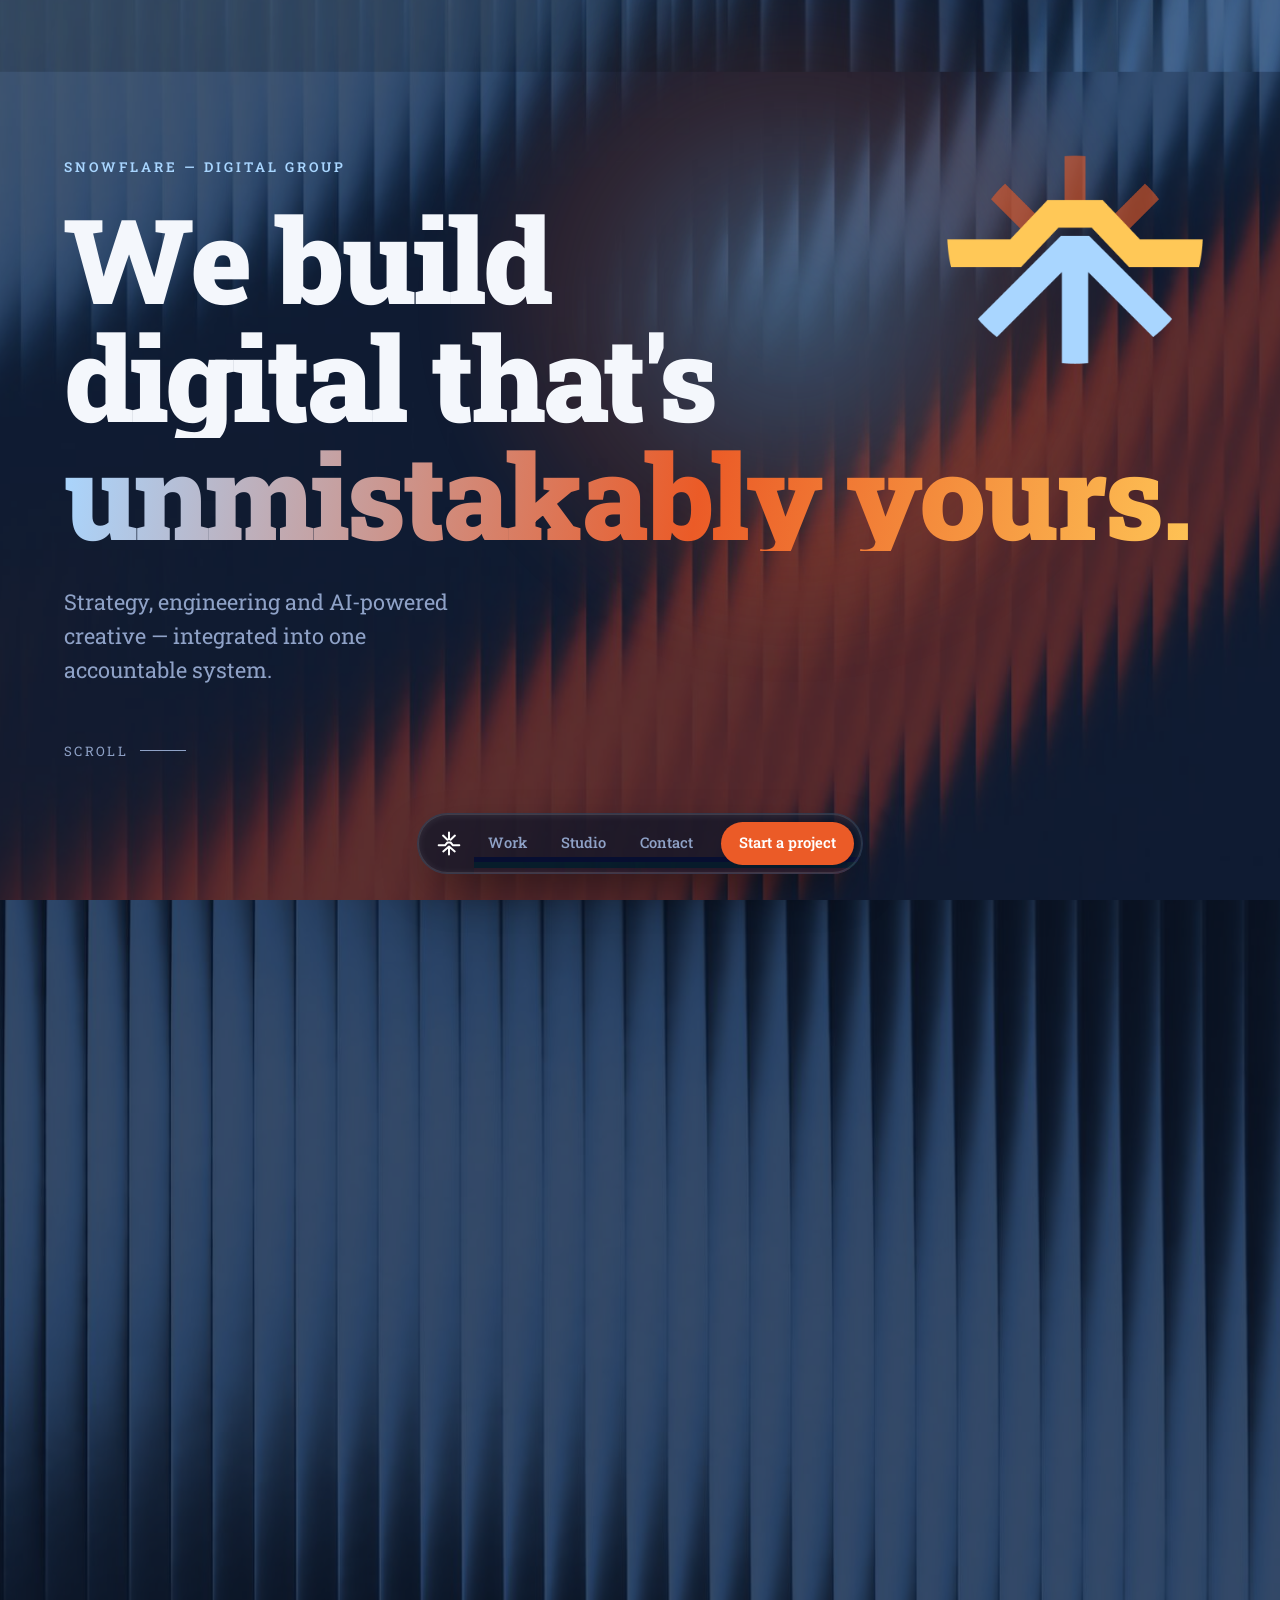
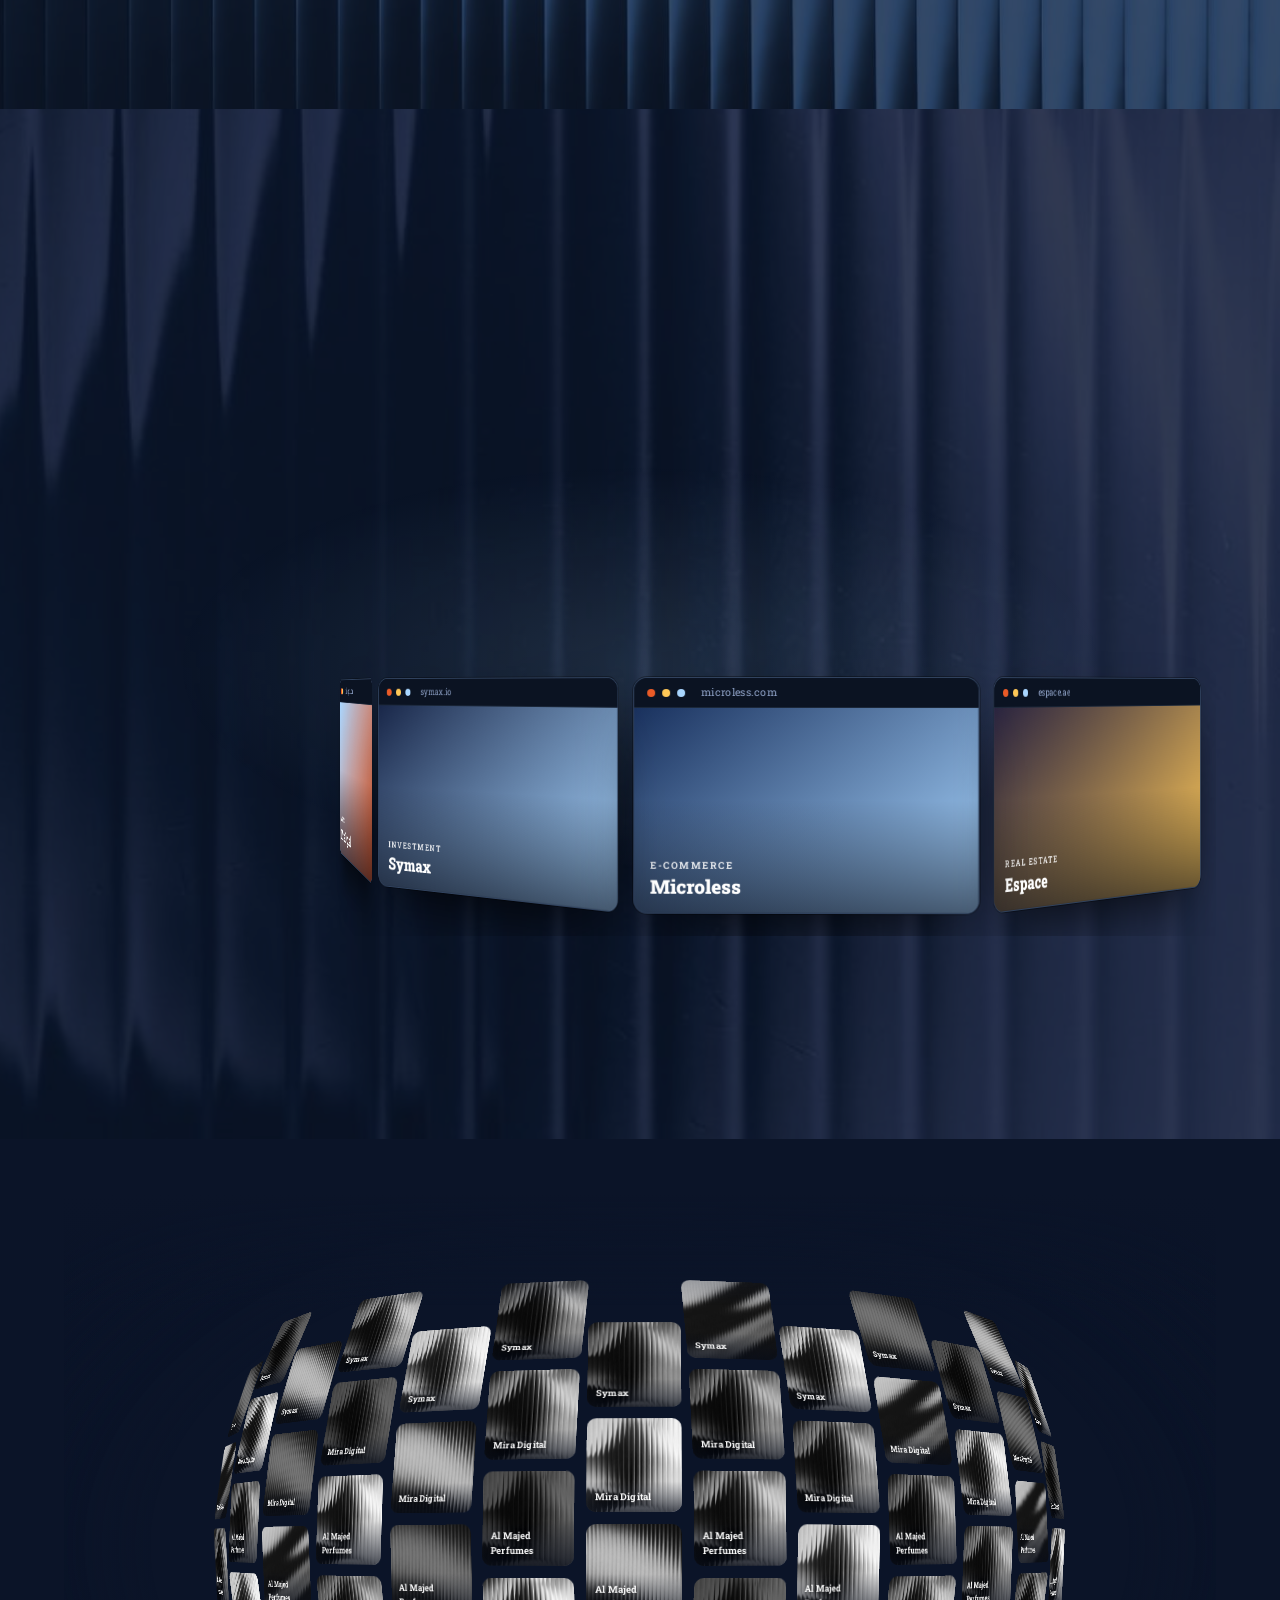
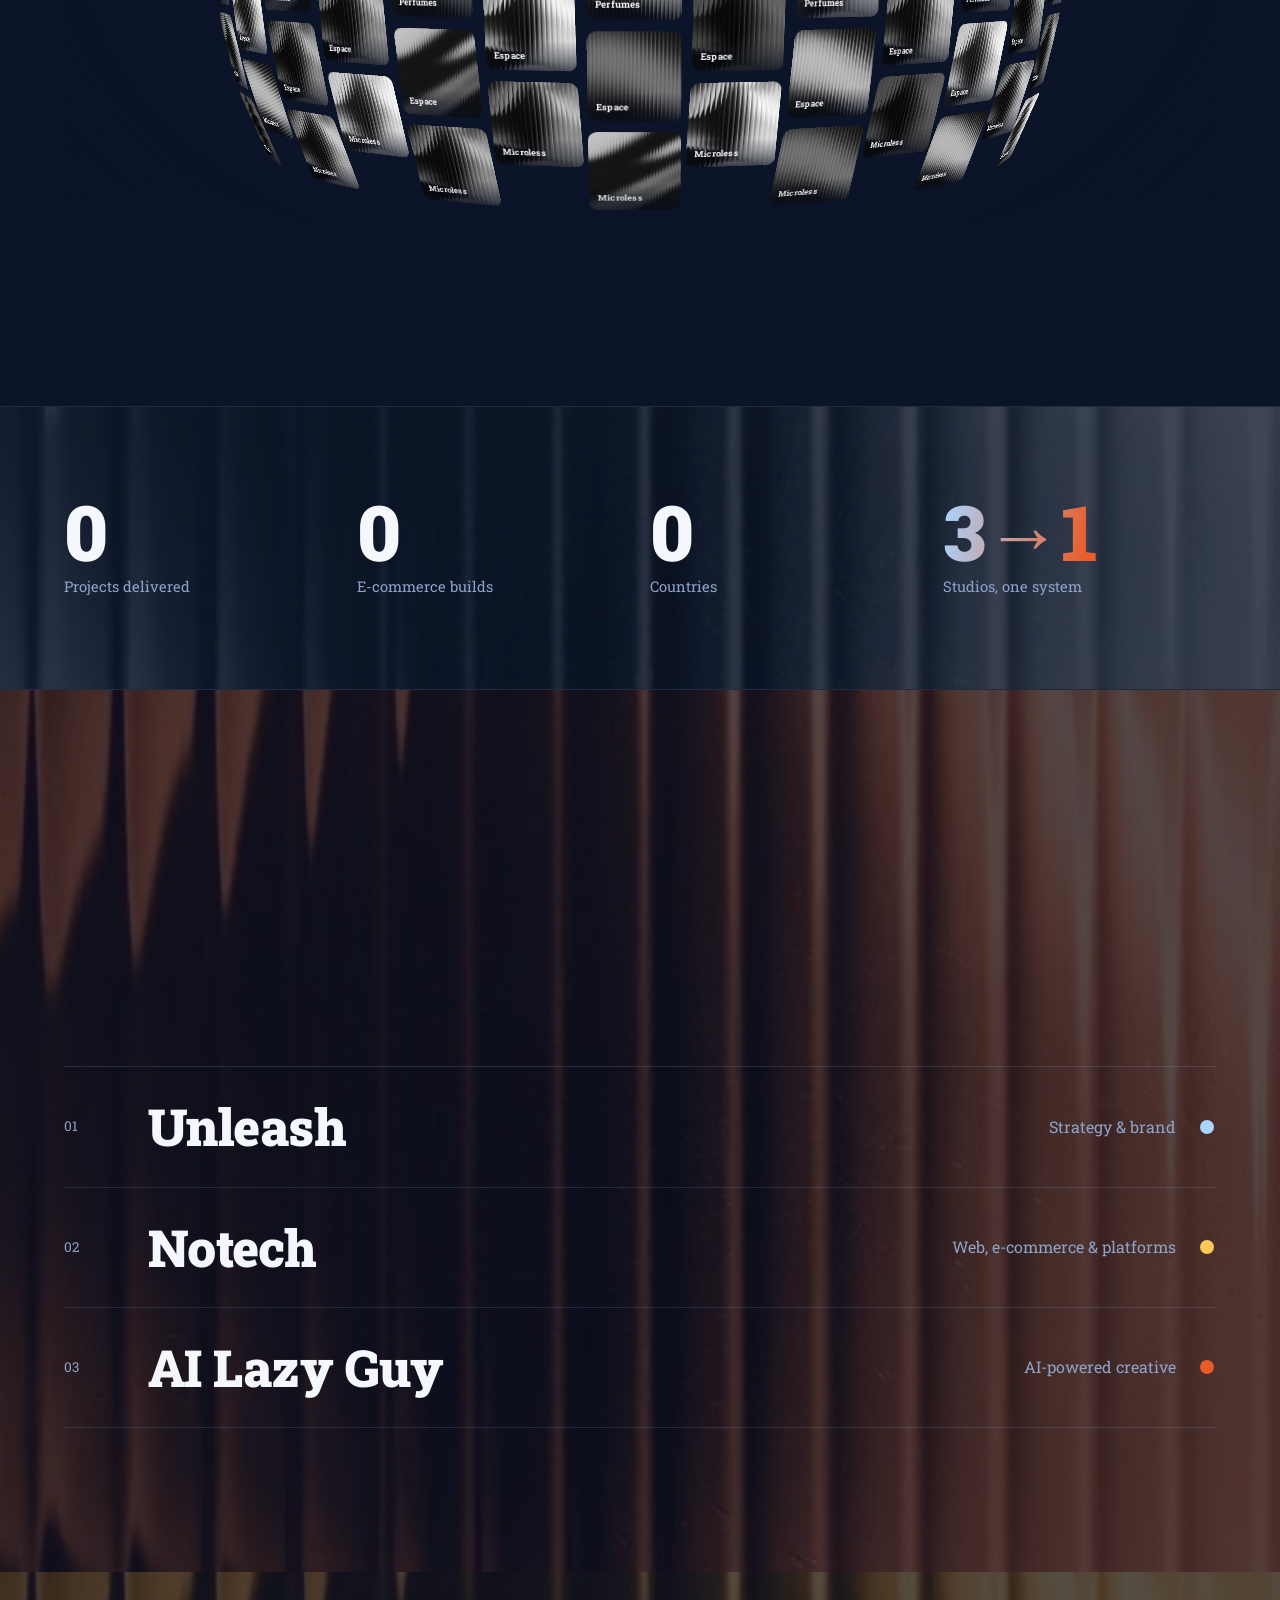
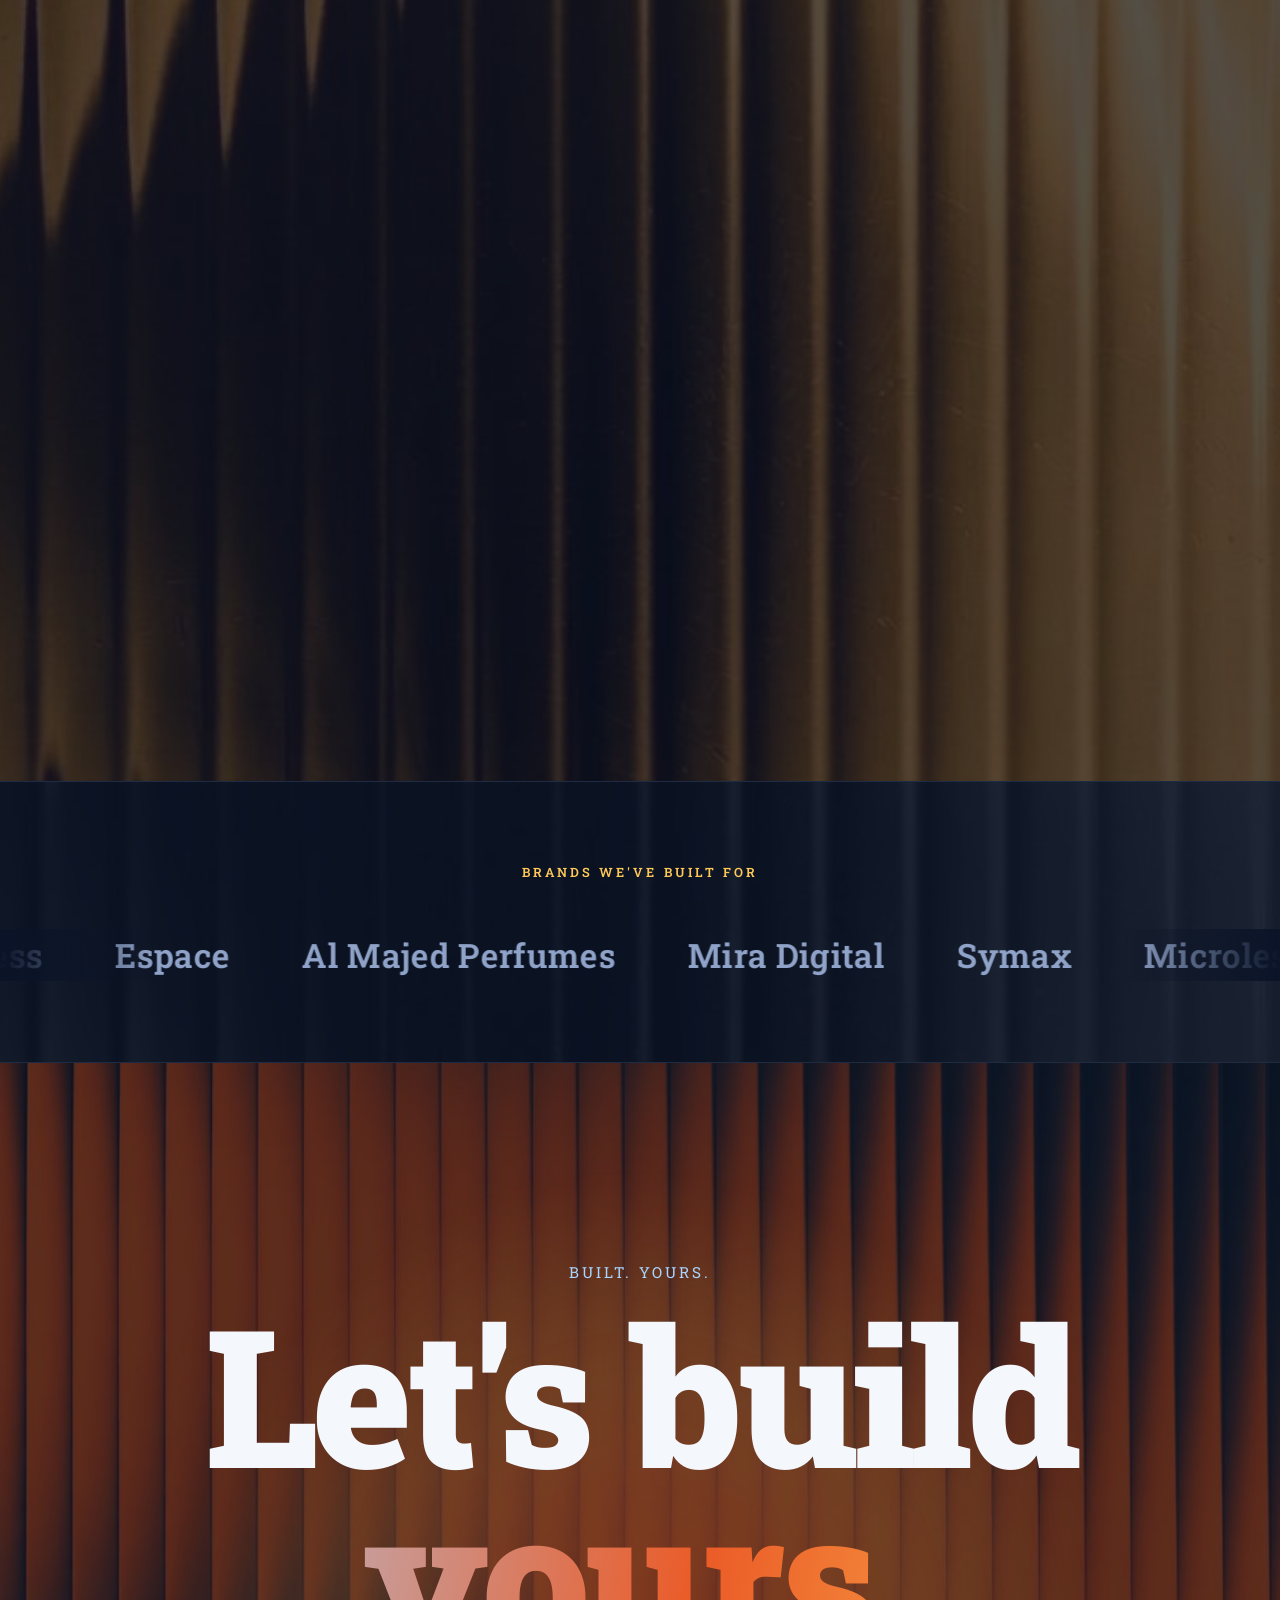
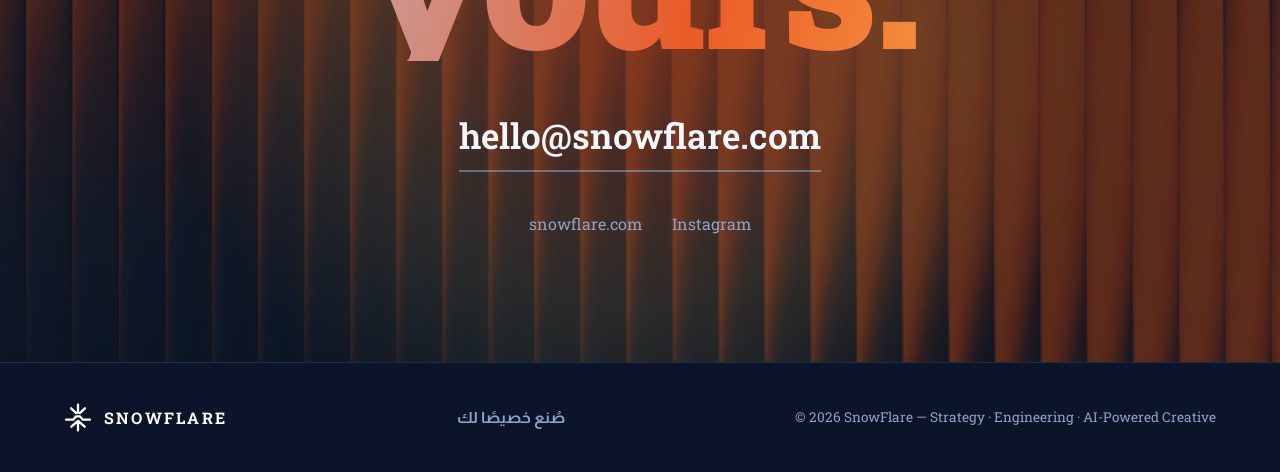
<file: index.html>
<!DOCTYPE html>
<html lang="en">
<head>
  <meta charset="UTF-8" />
  <meta name="viewport" content="width=device-width, initial-scale=1.0" />
  <title>SnowFlare — Built. Yours.</title>
  <meta name="description" content="SnowFlare is a digital group uniting strategy, engineering and AI-powered creative into one accountable system. We build digital that's yours." />
  <meta name="theme-color" content="#0B1428" />
  <meta property="og:title" content="SnowFlare — Built. Yours." />
  <meta property="og:description" content="A digital group: strategy, engineering and AI-powered creative, integrated." />
  <meta property="og:image" content="assets/img/logo/icon-colored.png" />
  <link rel="icon" type="image/png" href="assets/img/logo/icon-colored.png" />
  <link rel="stylesheet" href="assets/css/styles.css" />
  <script>document.documentElement.classList.add('js');</script>
</head>
<body>

<!-- ===== SVG sprite ===== -->
<svg width="0" height="0" class="sprite" aria-hidden="true" focusable="false">
  <symbol id="nexus" viewBox="0 0 240 252">
    <g fill="none" stroke="currentColor" stroke-width="20" stroke-linecap="round" stroke-linejoin="round">
      <path d="M120 156 V238 M62 206 L120 156 L178 206"/>
      <path d="M16 144 L80 144 L104 116 L136 116 L160 144 L224 144"/>
      <path d="M120 14 V84 M60 46 L104 88 M180 46 L136 88"/>
    </g>
  </symbol>
  <symbol id="arrow-ur" viewBox="0 0 24 24"><path fill="none" stroke="currentColor" stroke-width="2" stroke-linecap="round" stroke-linejoin="round" d="M7 17 17 7M8 7h9v9"/></symbol>
  <!-- Wind: animated turbulence + displacement makes the pleated bg billow like fabric -->
  <filter id="wind" x="-12%" y="-12%" width="124%" height="124%" color-interpolation-filters="sRGB">
    <feTurbulence type="fractalNoise" baseFrequency="0.010 0.018" numOctaves="2" seed="7" result="n"/>
    <feDisplacementMap in="SourceGraphic" in2="n" scale="8" xChannelSelector="R" yChannelSelector="G"/>
  </filter>
</svg>

<!-- ===== Custom cursor ===== -->
<div class="cursor" id="cursor" aria-hidden="true"><span class="cursor__label"></span></div>

<!-- ===== Preloader ===== -->
<div class="preloader" id="preloader" aria-hidden="true">
  <div class="preloader__wind" aria-hidden="true"></div>
  <div class="preloader__inner">
    <img class="preloader__mark" src="assets/img/logo/icon-colored.png" alt="SnowFlare" />
    <div class="preloader__word"><span>S</span><span>N</span><span>O</span><span>W</span><span>F</span><span>L</span><span>A</span><span>R</span><span>E</span></div>
  </div>
  <div class="preloader__count"><span id="count">0</span><i>%</i></div>
</div>

<!-- ===== Floating pill nav ===== -->
<header class="pill" id="pill" data-glass data-radius="999" data-distortion="-110" data-blur="9" data-displace="0.5" data-saturation="1.6" data-brightness="58">
  <a class="pill__brand" href="#top" aria-label="SnowFlare home">
    <svg viewBox="0 0 240 252" aria-hidden="true"><use href="#nexus"/></svg>
  </a>
  <nav class="pill__nav" aria-label="Primary">
    <a href="#work" class="is-active">Work</a>
    <a href="#studio">Studio</a>
    <a href="#contact">Contact</a>
  </nav>
  <a class="pill__cta" href="#contact" data-cursor="hover">Start<span> a project</span></a>
</header>

<!-- ===== Smooth-scroll wrapper ===== -->
<div id="scroll">
<main>

  <!-- ===== HERO ===== -->
  <section class="hero" id="top">
    <div class="hero__bg" aria-hidden="true"></div>
    <div class="hero__glow" aria-hidden="true"></div>
    <div class="hero__logo" aria-hidden="true">
      <img class="nx nx--flare"  src="assets/img/logo/nx-flare.png"  alt="" />
      <img class="nx nx--bridge" src="assets/img/logo/nx-bridge.png" alt="" />
      <img class="nx nx--arrow"  src="assets/img/logo/nx-arrow.png"  alt="" />
    </div>

    <p class="hero__kicker reveal-fade">SnowFlare — Digital Group</p>
    <h1 class="hero__title">
      <span class="line"><span class="line__in">We build</span></span>
      <span class="line"><span class="line__in">digital that's</span></span>
      <span class="line"><span class="line__in line__grad">unmistakably yours.</span></span>
    </h1>
    <p class="hero__sub reveal-fade">Strategy, engineering and AI-powered creative — integrated into one accountable system.</p>
    <a class="hero__scroll reveal-fade" href="#intro" aria-label="Scroll"><span>Scroll</span><i></i></a>
  </section>

  <!-- ===== APPROACH STATEMENT ===== -->
  <section class="statement" id="intro">
    <p class="statement__eyebrow reveal-fade">(Our approach)</p>
    <h2 class="statement__big">
      <span class="line"><span class="line__in">We partner with ambitious</span></span>
      <span class="line"><span class="line__in">brands and build the digital</span></span>
      <span class="line"><span class="line__in">products that <em>move them forward.</em></span></span>
    </h2>
  </section>

  <!-- ===== FEATURED WORK (bento) ===== -->
  <section class="work" id="work">
    <div class="work__head">
      <p class="kick reveal-fade">Selected work</p>
      <h2 class="work__title reveal-fade">Built for real businesses.</h2>
      <a class="work__lib reveal-fade" href="library.html" data-cursor="hover">Explore the full library <svg viewBox="0 0 24 24" aria-hidden="true"><use href="#arrow-ur"/></svg></a>
    </div>

    <div class="gallery3d" data-cursor="hover" aria-label="Project showcase — drag to spin">
      <div class="gallery3d__cylinder">
        <div class="gallery3d__face"><div class="site-card"><div class="site-card__bar"><span></span><span></span><span></span><i class="site-card__url">microless.com</i></div><div class="site-card__screen" style="--g:linear-gradient(140deg,#19315e,#A9D6FF)"><span class="site-card__cat">E-commerce</span><span class="site-card__name">Microless</span></div></div></div>
        <div class="gallery3d__face"><div class="site-card"><div class="site-card__bar"><span></span><span></span><span></span><i class="site-card__url">espace.ae</i></div><div class="site-card__screen" style="--g:linear-gradient(140deg,#2a2440,#FFC857)"><span class="site-card__cat">Real Estate</span><span class="site-card__name">Espace</span></div></div></div>
        <div class="gallery3d__face"><div class="site-card"><div class="site-card__bar"><span></span><span></span><span></span><i class="site-card__url">almajedperfumes.com</i></div><div class="site-card__screen" style="--g:linear-gradient(140deg,#EB5B27,#FFC857)"><span class="site-card__cat">Luxury Retail</span><span class="site-card__name">Al Majed Perfumes</span></div></div></div>
        <div class="gallery3d__face"><div class="site-card"><div class="site-card__bar"><span></span><span></span><span></span><i class="site-card__url">miradigital.com</i></div><div class="site-card__screen" style="--g:linear-gradient(140deg,#A9D6FF,#EB5B27)"><span class="site-card__cat">Agency</span><span class="site-card__name">Mira Digital</span></div></div></div>
        <div class="gallery3d__face"><div class="site-card"><div class="site-card__bar"><span></span><span></span><span></span><i class="site-card__url">symax.io</i></div><div class="site-card__screen" style="--g:linear-gradient(140deg,#192749,#A9D6FF)"><span class="site-card__cat">Investment</span><span class="site-card__name">Symax</span></div></div></div>
        <div class="gallery3d__face"><div class="site-card"><div class="site-card__bar"><span></span><span></span><span></span><i class="site-card__url">microless.com</i></div><div class="site-card__screen" style="--g:linear-gradient(140deg,#19315e,#A9D6FF)"><span class="site-card__cat">E-commerce</span><span class="site-card__name">Microless</span></div></div></div>
        <div class="gallery3d__face"><div class="site-card"><div class="site-card__bar"><span></span><span></span><span></span><i class="site-card__url">espace.ae</i></div><div class="site-card__screen" style="--g:linear-gradient(140deg,#2a2440,#FFC857)"><span class="site-card__cat">Real Estate</span><span class="site-card__name">Espace</span></div></div></div>
        <div class="gallery3d__face"><div class="site-card"><div class="site-card__bar"><span></span><span></span><span></span><i class="site-card__url">almajedperfumes.com</i></div><div class="site-card__screen" style="--g:linear-gradient(140deg,#EB5B27,#FFC857)"><span class="site-card__cat">Luxury Retail</span><span class="site-card__name">Al Majed Perfumes</span></div></div></div>
        <div class="gallery3d__face"><div class="site-card"><div class="site-card__bar"><span></span><span></span><span></span><i class="site-card__url">miradigital.com</i></div><div class="site-card__screen" style="--g:linear-gradient(140deg,#A9D6FF,#EB5B27)"><span class="site-card__cat">Agency</span><span class="site-card__name">Mira Digital</span></div></div></div>
        <div class="gallery3d__face"><div class="site-card"><div class="site-card__bar"><span></span><span></span><span></span><i class="site-card__url">symax.io</i></div><div class="site-card__screen" style="--g:linear-gradient(140deg,#192749,#A9D6FF)"><span class="site-card__cat">Investment</span><span class="site-card__name">Symax</span></div></div></div>
      </div>
    </div>
    <p class="gallery3d__hint reveal-fade"><span>Drag to spin</span> · 41 projects across Egypt · UAE · UK · Bulgaria</p>
  </section>

  <!-- ===== DOME GALLERY — draggable 3D sphere of projects ===== -->
  <section class="dome-sec" aria-label="Project sphere — drag to rotate">
    <p class="kick reveal-fade" style="text-align:center">Our work, in orbit</p>
    <div class="sphere-root">
      <main class="sphere-main">
        <div class="stage"><div class="sphere"></div></div>
        <div class="overlay"></div>
        <div class="overlay overlay--blur"></div>
        <div class="edge-fade edge-fade--top"></div>
        <div class="edge-fade edge-fade--bottom"></div>
      </main>
    </div>
    <p class="dome__hint reveal-fade"><span>Drag to rotate</span> · 41 projects across Egypt · UAE · UK · Bulgaria</p>
  </section>

  <!-- ===== STATS ===== -->
  <section class="stats">
    <div class="stat"><span class="stat__n" data-count="41">0</span><span class="stat__l">Projects delivered</span></div>
    <div class="stat"><span class="stat__n" data-count="28">0</span><span class="stat__l">E-commerce builds</span></div>
    <div class="stat"><span class="stat__n" data-count="4">0</span><span class="stat__l">Countries</span></div>
    <div class="stat"><span class="stat__n stat__n--w">3→1</span><span class="stat__l">Studios, one system</span></div>
  </section>

  <!-- ===== STUDIO / SERVICES ===== -->
  <section class="studio" id="studio">
    <p class="kick reveal-fade">The studio</p>
    <h2 class="studio__title reveal-fade">Three disciplines.<br/>One system.</h2>
    <ul class="disc">
      <li class="disc__row" data-cursor="hover">
        <span class="disc__i">01</span>
        <span class="disc__name" data-label="Strategy">Unleash</span>
        <span class="disc__role">Strategy &amp; brand</span>
        <span class="disc__dot disc__dot--ice"></span>
      </li>
      <li class="disc__row" data-cursor="hover">
        <span class="disc__i">02</span>
        <span class="disc__name" data-label="Engineering">Notech</span>
        <span class="disc__role">Web, e-commerce &amp; platforms</span>
        <span class="disc__dot disc__dot--gold"></span>
      </li>
      <li class="disc__row" data-cursor="hover">
        <span class="disc__i">03</span>
        <span class="disc__name" data-label="Creative">AI Lazy Guy</span>
        <span class="disc__role">AI-powered creative</span>
        <span class="disc__dot disc__dot--orange"></span>
      </li>
    </ul>
  </section>

  <!-- ===== MISSION STATEMENT ===== -->
  <section class="statement statement--alt">
    <p class="statement__eyebrow reveal-fade">(Our mission)</p>
    <h2 class="statement__big">
      <span class="line"><span class="line__in">We help exceptional clients</span></span>
      <span class="line"><span class="line__in">scale with confidence — and we</span></span>
      <span class="line"><span class="line__in"><em>stay accountable</em> for the outcome.</span></span>
    </h2>
  </section>

  <!-- ===== CLIENTS — LogoLoop ===== -->
  <section class="clients" aria-label="Brands we have worked with">
    <p class="clients__kick reveal-fade">Brands we've built for</p>
    <div class="logoloop logoloop--fade" data-speed="55" data-hoverspeed="0" data-direction="left" style="--logoloop-fadeColor:#0B1428">
      <div class="logoloop__track">
        <ul class="logoloop__list" role="list">
          <li class="logoloop__item"><span class="brand">Microless</span></li>
          <li class="logoloop__item"><span class="brand">Espace</span></li>
          <li class="logoloop__item"><span class="brand">Al Majed Perfumes</span></li>
          <li class="logoloop__item"><span class="brand">Mira Digital</span></li>
          <li class="logoloop__item"><span class="brand">Symax</span></li>
        </ul>
      </div>
    </div>
  </section>

  <!-- ===== CTA ===== -->
  <section class="end" id="contact">
    <div class="end__glow" aria-hidden="true"></div>
    <p class="end__eyebrow reveal-fade">Built. Yours.</p>
    <h2 class="end__title">
      <span class="line"><span class="line__in">Let's build</span></span>
      <span class="line"><span class="line__in line__grad">yours.</span></span>
    </h2>
    <a class="end__mail" href="mailto:hello@snowflare.com" data-cursor="hover">hello@snowflare.com</a>
    <div class="end__links reveal-fade">
      <a href="https://snowflare.com" target="_blank" rel="noopener" data-cursor="hover">snowflare.com</a>
      <a href="https://instagram.com/snowflare" target="_blank" rel="noopener" data-cursor="hover">Instagram</a>
    </div>
  </section>

  <!-- ===== FOOTER ===== -->
  <footer class="foot">
    <div class="foot__brand">
      <svg viewBox="0 0 240 252" aria-hidden="true"><use href="#nexus"/></svg>
      <span>SNOWFLARE</span>
    </div>
    <p class="foot__tag" lang="ar" dir="rtl">صُنع خصيصًا لك</p>
    <p class="foot__meta">© 2026 SnowFlare — Strategy · Engineering · AI-Powered Creative</p>
  </footer>

</main>
</div>

<script src="assets/js/vendor/gsap.min.js"></script>
<script src="assets/js/vendor/ScrollTrigger.min.js"></script>
<script src="assets/js/main.js"></script>
<script src="assets/js/logoloop.js"></script>
<script src="assets/js/glass.js"></script>
<script src="assets/js/gallery3d.js"></script>
<script src="assets/js/dome.js"></script>
</body>
</html>
</file>
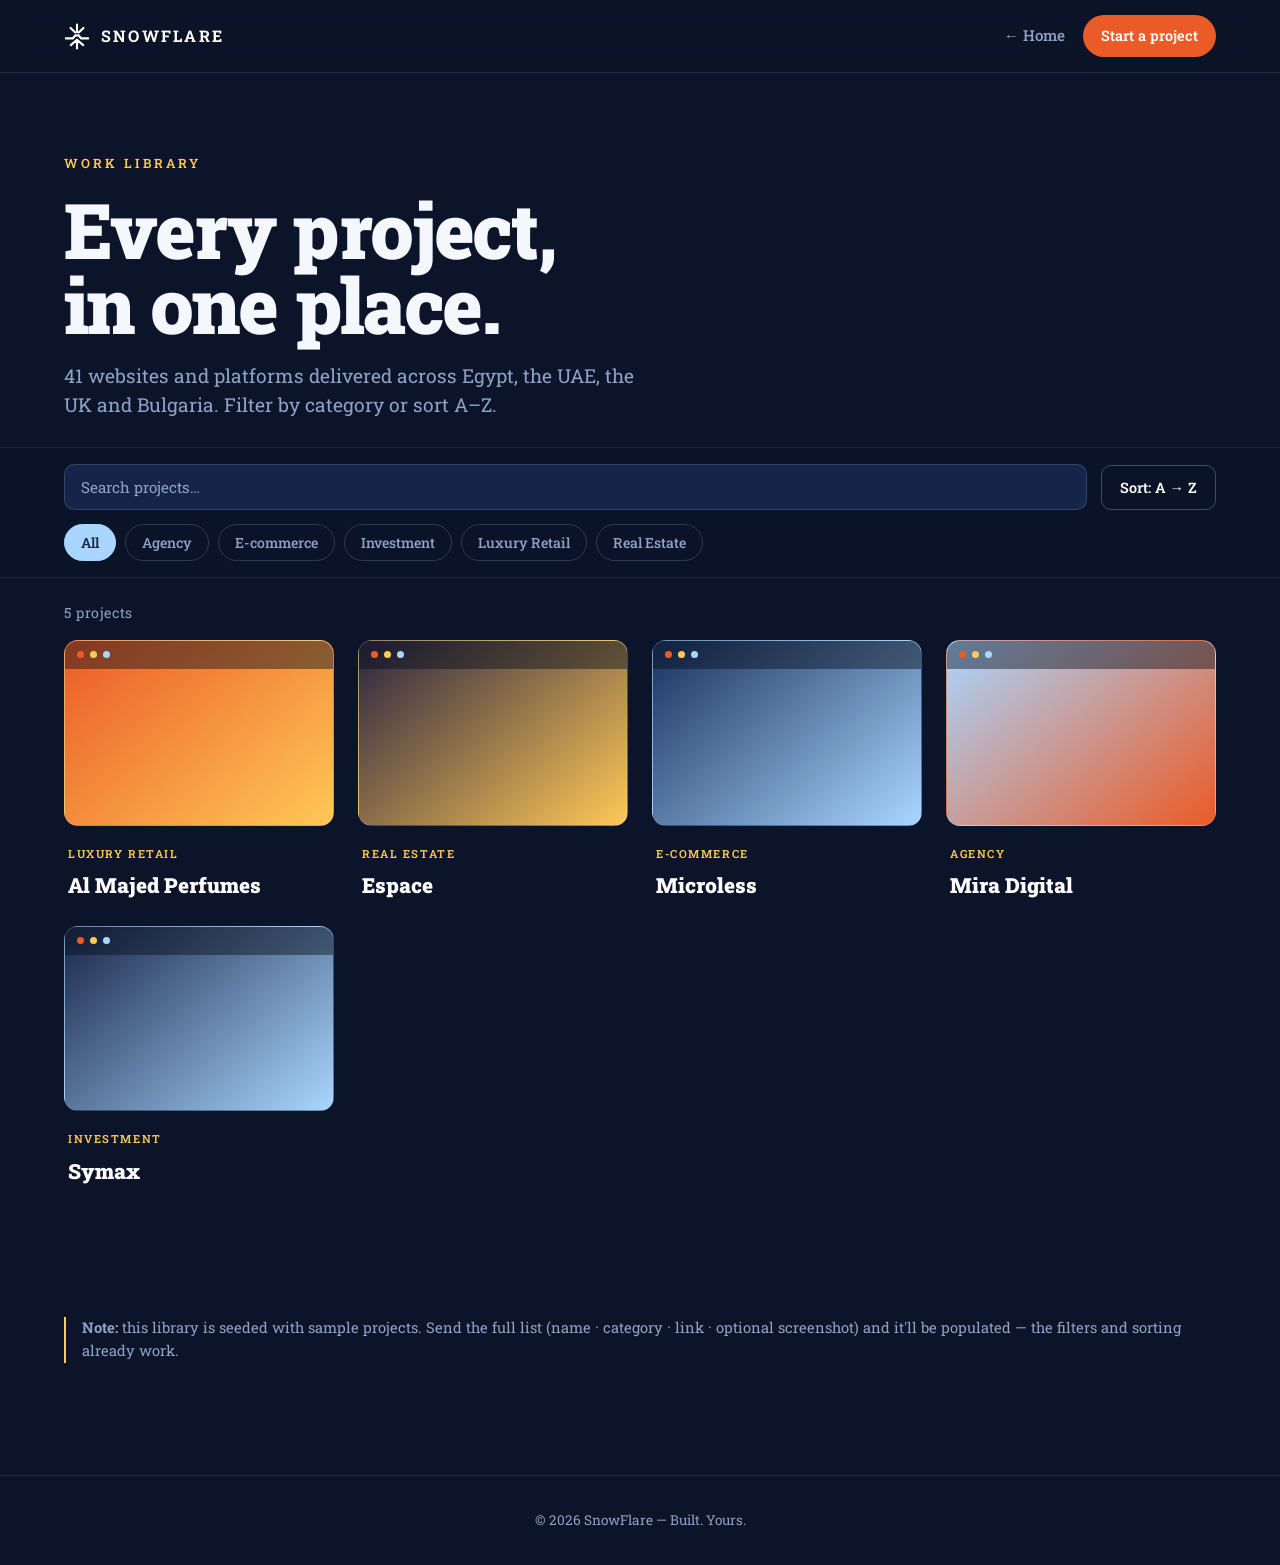
<file: library.html>
<!DOCTYPE html>
<html lang="en">
<head>
  <meta charset="UTF-8" />
  <meta name="viewport" content="width=device-width, initial-scale=1.0" />
  <title>Work Library — SnowFlare</title>
  <meta name="description" content="Every project SnowFlare has built — filter by category, sort A–Z." />
  <link rel="icon" type="image/png" href="assets/img/logo/icon-colored.png" />
  <link rel="stylesheet" href="assets/css/styles.css" />
  <style>
    body{background:var(--navy-deep)}
    .lib-top{position:sticky;top:0;z-index:50;display:flex;align-items:center;justify-content:space-between;gap:20px;padding:15px var(--pad);background:rgba(11,20,40,.82);backdrop-filter:blur(14px);border-bottom:1px solid rgba(169,214,255,.14)}
    .lib-brand{display:flex;align-items:center;gap:11px;color:#fff}
    .lib-brand svg{width:26px;height:27px;color:#fff}
    .lib-brand span{font-weight:700;letter-spacing:.14em;font-size:1rem}
    .lib-top__right{display:flex;align-items:center;gap:18px}
    .lib-home{color:var(--mut);font-weight:500;font-size:.95rem}
    .lib-home:hover{color:#fff}
    .lib-start{padding:10px 18px;border-radius:999px;background:var(--orange);color:#fff;font-weight:600;font-size:.9rem;transition:background .25s,transform .25s}
    .lib-start:hover{background:var(--gold);color:var(--navy);transform:translateY(-2px)}
    .lib-header{padding:7vh var(--pad) 3vh;max-width:var(--maxw);margin:0 auto}
    .lib-header .kick{color:var(--gold);font-size:.8rem;font-weight:600;letter-spacing:.24em;text-transform:uppercase;margin-bottom:18px}
    .lib-header h1{font-weight:900;font-size:clamp(2.4rem,6.5vw,4.8rem);letter-spacing:-.025em;line-height:.98}
    .lib-header p{color:var(--mut);margin-top:18px;font-size:clamp(1rem,1.6vw,1.2rem);max-width:54ch}
    .lib-toolbar{position:sticky;top:57px;z-index:40;background:rgba(11,20,40,.78);backdrop-filter:blur(12px);border-block:1px solid rgba(169,214,255,.1);padding:16px 0}
    .lib-toolbar__in{max-width:var(--maxw);margin:0 auto;padding:0 var(--pad)}
    .lib-toolbar__row{display:flex;align-items:center;gap:14px;flex-wrap:wrap}
    .lib-search{flex:1;min-width:200px;background:#16244a;border:1px solid rgba(169,214,255,.18);border-radius:10px;padding:12px 16px;color:#fff;font-family:var(--font);font-size:.95rem}
    .lib-search::placeholder{color:var(--mut)}
    .lib-search:focus{outline:none;border-color:var(--ice)}
    .lib-sort{background:transparent;border:1px solid rgba(169,214,255,.3);border-radius:10px;padding:12px 18px;color:#fff;font-family:var(--font);font-weight:600;font-size:.9rem;cursor:pointer;white-space:nowrap;transition:border-color .2s}
    .lib-sort:hover{border-color:var(--ice)}
    .lib-chips{display:flex;gap:9px;flex-wrap:wrap;margin-top:14px}
    .lib-chip{background:transparent;border:1px solid rgba(169,214,255,.2);border-radius:999px;padding:8px 16px;color:var(--mut);font-family:var(--font);font-weight:500;font-size:.88rem;cursor:pointer;transition:color .2s,border-color .2s,background .2s}
    .lib-chip:hover{color:#fff;border-color:var(--ice)}
    .lib-chip.is-active{background:var(--ice);border-color:var(--ice);color:var(--navy);font-weight:600}
    .lib-count{max-width:var(--maxw);margin:24px auto 0;padding:0 var(--pad);color:var(--mut);font-size:.88rem;letter-spacing:.04em}
    .lib-grid{max-width:var(--maxw);margin:0 auto;display:grid;grid-template-columns:repeat(auto-fill,minmax(270px,1fr));gap:24px;padding:16px var(--pad) 12vh}
    .lib-card{display:flex;flex-direction:column;animation:libIn .4s var(--e) both}
    @keyframes libIn{from{opacity:0;transform:translateY(14px)}to{opacity:1;transform:none}}
    .lib-card__cover{position:relative;aspect-ratio:16/11;border-radius:14px;overflow:hidden;background:var(--g);background-size:cover;border:1px solid rgba(169,214,255,.16);display:block;transition:transform .35s var(--e),box-shadow .35s var(--e),border-color .35s}
    .lib-card__cover:hover{transform:translateY(-5px);border-color:var(--ice-30,rgba(169,214,255,.4));box-shadow:0 26px 54px -26px rgba(0,0,0,.85)}
    .lib-card__bar{position:absolute;top:0;left:0;right:0;height:28px;display:flex;align-items:center;gap:6px;padding:0 12px;background:rgba(8,14,28,.45)}
    .lib-card__bar i{width:7px;height:7px;border-radius:50%}
    .lib-card__bar i:nth-child(1){background:#EB5B27}.lib-card__bar i:nth-child(2){background:#FFC857}.lib-card__bar i:nth-child(3){background:#A9D6FF}
    .lib-card__visit{position:absolute;bottom:12px;right:14px;font-size:.82rem;font-weight:700;color:#fff;text-shadow:0 1px 8px rgba(0,0,0,.6);opacity:0;transform:translateY(6px);transition:opacity .3s,transform .3s}
    .lib-card__cover:hover .lib-card__visit{opacity:1;transform:none}
    .lib-card__info{padding:14px 4px 0}
    .lib-card__cat{font-size:.7rem;font-weight:600;letter-spacing:.14em;text-transform:uppercase;color:var(--gold)}
    .lib-card__name{font-size:1.3rem;font-weight:800;margin-top:5px;color:#fff}
    .lib-empty{grid-column:1/-1;color:var(--mut);padding:60px 0;text-align:center;font-size:1.05rem}
    .lib-note{max-width:var(--maxw);margin:0 auto 10vh;padding:22px var(--pad)}
    .lib-note p{color:var(--mut);font-size:.92rem;border-left:2px solid var(--gold);padding-left:16px}
    .lib-foot{border-top:1px solid rgba(169,214,255,.12);padding:34px var(--pad);text-align:center;color:var(--mut);font-size:.85rem}
  </style>
</head>
<body>
  <svg width="0" height="0" style="position:absolute" aria-hidden="true"><defs>
    <symbol id="nexus" viewBox="0 0 240 252"><g fill="none" stroke="currentColor" stroke-width="20" stroke-linecap="round" stroke-linejoin="round"><path d="M120 156 V238 M62 206 L120 156 L178 206"/><path d="M16 144 L80 144 L104 116 L136 116 L160 144 L224 144"/><path d="M120 14 V84 M60 46 L104 88 M180 46 L136 88"/></g></symbol>
  </defs></svg>

  <header class="lib-top">
    <a class="lib-brand" href="index.html" aria-label="SnowFlare home">
      <svg viewBox="0 0 240 252" aria-hidden="true"><use href="#nexus"/></svg><span>SNOWFLARE</span>
    </a>
    <div class="lib-top__right">
      <a class="lib-home" href="index.html">← Home</a>
      <a class="lib-start" href="mailto:hello@snowflare.com">Start a project</a>
    </div>
  </header>

  <section class="lib-header">
    <p class="kick">Work Library</p>
    <h1>Every project,<br/>in one place.</h1>
    <p>41 websites and platforms delivered across Egypt, the UAE, the UK and Bulgaria. Filter by category or sort A–Z.</p>
  </section>

  <div class="lib-toolbar">
    <div class="lib-toolbar__in">
      <div class="lib-toolbar__row">
        <input id="libSearch" class="lib-search" type="search" placeholder="Search projects…" aria-label="Search projects" />
        <button id="libSort" class="lib-sort" type="button">Sort: A → Z</button>
      </div>
      <div id="libChips" class="lib-chips"></div>
    </div>
  </div>

  <p id="libCount" class="lib-count"></p>
  <div id="libGrid" class="lib-grid"></div>

  <div class="lib-note">
    <p><strong>Note:</strong> this library is seeded with sample projects. Send the full list (name · category · link · optional screenshot) and it'll be populated — the filters and sorting already work.</p>
  </div>

  <footer class="lib-foot">© 2026 SnowFlare — Built. Yours.</footer>

  <script src="assets/js/library.js"></script>
</body>
</html>
</file>
<file: assets/css/styles.css>
/* =====================================================================
   SnowFlare — Immersive edition
   ===================================================================== */
@font-face{font-family:"Roboto Slab";src:url("../fonts/RobotoSlab-Light.ttf") format("truetype");font-weight:300;font-display:swap}
@font-face{font-family:"Roboto Slab";src:url("../fonts/RobotoSlab-Regular.ttf") format("truetype");font-weight:400;font-display:swap}
@font-face{font-family:"Roboto Slab";src:url("../fonts/RobotoSlab-Medium.ttf") format("truetype");font-weight:500;font-display:swap}
@font-face{font-family:"Roboto Slab";src:url("../fonts/RobotoSlab-SemiBold.ttf") format("truetype");font-weight:600;font-display:swap}
@font-face{font-family:"Roboto Slab";src:url("../fonts/RobotoSlab-Bold.ttf") format("truetype");font-weight:700;font-display:swap}
@font-face{font-family:"Roboto Slab";src:url("../fonts/RobotoSlab-Black.ttf") format("truetype");font-weight:900;font-display:swap}
@font-face{font-family:"Almarai";src:url("../fonts/Almarai-Bold.ttf") format("truetype");font-weight:700;font-display:swap}

:root{
  --navy:#192749; --navy-deep:#0B1428; --navy-2:#101c38; --card:#16244a;
  --ice:#A9D6FF; --orange:#EB5B27; --gold:#FFC857; --white:#F4F7FC; --mut:#8FA2C7;
  --grad:linear-gradient(100deg,#A9D6FF 0%,#EB5B27 55%,#FFC857 100%);
  --grad-sig:linear-gradient(120deg,#192749,#A9D6FF,#EB5B27,#FFC857);
  --e:cubic-bezier(.22,.61,.36,1); --e-out:cubic-bezier(.16,1,.3,1);
  --maxw:1480px; --pad:clamp(20px,5vw,90px);
  --font:"Roboto Slab",Georgia,serif;
}
*,*::before,*::after{box-sizing:border-box;margin:0;padding:0}
html{-webkit-text-size-adjust:100%}
body{font-family:var(--font);font-weight:400;background:var(--navy-deep);color:var(--white);line-height:1.55;overflow-x:hidden;-webkit-font-smoothing:antialiased}
body.lock{overflow:hidden;height:100vh}
a{color:inherit;text-decoration:none}
ul{list-style:none}
em{font-style:normal;color:var(--gold)}
.sprite{position:absolute}
::selection{background:var(--orange);color:#fff}
@media (hover:hover) and (pointer:fine){ html.js,html.js a,html.js button{cursor:none} }

/* ===== Custom cursor ===== */
.cursor{position:fixed;top:0;left:0;width:34px;height:34px;border:1.5px solid rgba(169,214,255,.7);border-radius:50%;display:grid;place-items:center;pointer-events:none;z-index:9999;transform:translate(-50%,-50%);transition:width .35s var(--e),height .35s var(--e),background .35s,border-color .35s,opacity .3s;opacity:0}
.cursor.on{opacity:1}
.cursor::after{content:"";width:5px;height:5px;border-radius:50%;background:var(--ice);transition:opacity .25s,transform .25s}
.cursor__label{position:absolute;font-size:.78rem;font-weight:600;letter-spacing:.04em;color:#fff;opacity:0;transition:opacity .25s}
body.cur-hover .cursor{width:62px;height:62px;background:rgba(169,214,255,.14);border-color:var(--ice)}
body.cur-view .cursor{width:96px;height:96px;background:var(--orange);border-color:transparent}
body.cur-view .cursor::after{opacity:0}
body.cur-view .cursor__label{opacity:1}
@media (hover:none),(pointer:coarse){ .cursor{display:none} }

/* ===== Preloader ===== */
.preloader{display:none}
.js .preloader{display:flex;position:fixed;inset:0;z-index:9000;background:var(--navy-deep);flex-direction:column;align-items:center;justify-content:center;gap:26px}
.preloader.done{transform:translateY(-101%);transition:transform 1s var(--e-out)}
.preloader__wind{position:absolute;inset:-9%;z-index:0;background:url("../img/bg/3.jpg") center/cover;opacity:.2;mix-blend-mode:screen;animation:acSwing 9s ease-in-out infinite;will-change:transform;pointer-events:none}
.preloader__inner{position:relative;z-index:2;display:flex;align-items:center;gap:18px}
.preloader__mark{width:62px;height:62px;object-fit:contain;animation:plMark 1s var(--e-out) both}
@keyframes plMark{from{opacity:0;transform:scale(.7)}to{opacity:1;transform:none}}
.preloader__word{display:flex;overflow:hidden}
.preloader__word span{font-weight:800;font-size:1.7rem;letter-spacing:.14em;transform:translateY(110%);animation:plWord .7s var(--e-out) forwards}
.preloader__word span:nth-child(1){animation-delay:.15s}.preloader__word span:nth-child(2){animation-delay:.20s}.preloader__word span:nth-child(3){animation-delay:.25s}.preloader__word span:nth-child(4){animation-delay:.30s}.preloader__word span:nth-child(5){animation-delay:.35s}.preloader__word span:nth-child(6){animation-delay:.40s}.preloader__word span:nth-child(7){animation-delay:.45s}.preloader__word span:nth-child(8){animation-delay:.50s}.preloader__word span:nth-child(9){animation-delay:.55s}
@keyframes plWord{to{transform:none}}
.preloader__count{position:absolute;z-index:2;bottom:8vh;right:var(--pad);font-size:clamp(2.5rem,8vw,6rem);font-weight:800;color:var(--navy-2);display:flex;align-items:flex-start}
.preloader__count i{font-size:.4em;font-style:normal;margin-top:.4em}

/* ===== Floating pill nav ===== */
.pill{position:fixed;left:50%;bottom:26px;transform:translateX(-50%) translateY(140%);z-index:8000;display:flex;align-items:center;gap:6px;padding:8px 8px 8px 14px;border-radius:999px;background:rgba(11,20,40,.7);backdrop-filter:blur(16px);border:1px solid rgba(169,214,255,.16);box-shadow:0 18px 50px -18px rgba(0,0,0,.8)}
body.ready .pill{transform:translateX(-50%);transition:transform .9s var(--e-out) .2s}
.pill__brand{display:grid;place-items:center;width:34px;height:34px;color:#fff}
.pill__brand svg{width:24px;height:25px}
.pill__nav{display:flex;gap:2px}
.pill__nav a{padding:9px 16px;border-radius:999px;font-size:.92rem;font-weight:500;color:var(--mut);transition:color .25s,background .25s}
.pill__nav a:hover{color:#fff}
.pill__nav a.is-active{color:#fff;background:rgba(169,214,255,.14)}
.pill__cta{margin-left:6px;padding:10px 18px;border-radius:999px;background:var(--orange);color:#fff;font-weight:600;font-size:.92rem;transition:background .25s,transform .25s}
.pill__cta:hover{background:var(--gold);color:var(--navy)}
@media(max-width:560px){ .pill__cta span{display:none} .pill__nav a{padding:9px 12px} }
/* GlassSurface (liquid-glass) — applied to the nav pill */
.glass-surface--svg{box-shadow:inset 0 0 0 1px rgba(255,255,255,.10),inset 0 1px 8px rgba(255,255,255,.10),0 18px 50px -18px rgba(0,0,0,.85)}
.glass-surface--fallback{backdrop-filter:blur(15px) saturate(1.5);-webkit-backdrop-filter:blur(15px) saturate(1.5)}

/* ===== Smooth scroll wrapper ===== */
body.smooth #scroll{position:fixed;top:0;left:0;width:100%;will-change:transform}

/* ===== Layout helpers ===== */
section{position:relative}
.kick{font-size:.8rem;font-weight:600;letter-spacing:.24em;text-transform:uppercase;color:var(--gold)}
.reveal-fade{opacity:1}
.js .reveal-fade{opacity:0;transform:translateY(26px);transition:opacity .9s var(--e),transform .9s var(--e)}
.js .reveal-fade.in{opacity:1;transform:none}

/* kinetic line reveal */
.line{display:block;overflow:hidden;padding-bottom:.04em}
.line__in{display:block;transform:none}
.js .line__in{transform:translateY(110%);transition:transform 1s var(--e-out)}
.js .in .line__in,.js .line.in .line__in{transform:none}
.line__grad{background:var(--grad);-webkit-background-clip:text;background-clip:text;color:transparent}

/* ===== HERO ===== */
.hero{min-height:100svh;display:flex;flex-direction:column;justify-content:center;padding:14vh var(--pad) 12vh;overflow:hidden}
.hero__bg{position:absolute;inset:-9%;z-index:0;background:url("../img/bg/1.jpg") center/cover;opacity:.34;mix-blend-mode:screen;animation:acSwing 8s ease-in-out infinite;will-change:transform}
/* "AC wings": the vertical slats swing like air-conditioner louver blades
   (a slow 3D rotateY rock). GPU-cheap; scale overscan hides the turning edges. */
@keyframes acSwing{
  0%,100%{ transform:perspective(1500px) scale(1.15) rotateY(-8deg) }
  50%{ transform:perspective(1500px) scale(1.15) rotateY(8deg) }
}
.hero__glow{position:absolute;z-index:0;top:34%;left:62%;width:60vw;height:60vw;transform:translate(-50%,-50%);background:radial-gradient(circle,rgba(169,214,255,.28),rgba(235,91,39,.14) 42%,transparent 66%);filter:blur(20px);pointer-events:none}
/* Real Nexus logo, split into 3 layers; converged by GSAP on load */
.hero__logo{position:absolute;z-index:1;top:12%;right:6%;width:clamp(140px,20vw,300px);aspect-ratio:1}
.nx{position:absolute;inset:0;width:100%;height:100%;object-fit:contain}
.hero__kicker{position:relative;z-index:2;margin-bottom:24px;font-size:.85rem;font-weight:600;letter-spacing:.22em;text-transform:uppercase;color:var(--ice)}
.hero__title{position:relative;z-index:2;font-weight:800;line-height:.96;letter-spacing:-.025em;font-size:clamp(2.7rem,9.2vw,9rem)}
.hero__sub{position:relative;z-index:2;margin-top:30px;max-width:34ch;font-size:clamp(1.05rem,1.7vw,1.4rem);color:var(--mut)}
.hero__scroll{position:relative;z-index:2;display:inline-flex;align-items:center;gap:12px;margin-top:54px;font-size:.82rem;letter-spacing:.18em;text-transform:uppercase;color:var(--mut)}
.hero__scroll i{width:46px;height:1px;background:var(--mut);position:relative;overflow:hidden}
.hero__scroll i::after{content:"";position:absolute;inset:0;background:var(--ice);transform:translateX(-100%);animation:scrollLine 2s var(--e) infinite}
@keyframes scrollLine{50%{transform:translateX(0)}100%{transform:translateX(100%)}}

/* ===== STATEMENT ===== */
.statement{padding:18vh var(--pad)}
.statement--alt{display:flex;flex-direction:column;align-items:flex-end;text-align:right}
.statement__eyebrow{font-size:.95rem;color:var(--ice);margin-bottom:30px;font-weight:500}
.statement__big{font-weight:700;line-height:1.06;letter-spacing:-.02em;font-size:clamp(1.7rem,5.2vw,4.6rem);max-width:18ch}
/* Hero pleated "wind" background, applied across every section (faster swing) */
.statement,.studio,.end,.work,.stats,.clients{isolation:isolate;overflow:hidden}
.statement::before,.studio::before,.end::before,.work::before,.stats::before,.clients::before{
  content:"";position:absolute;inset:-11%;z-index:-1;
  background:center/cover no-repeat;
  opacity:.3;mix-blend-mode:screen;
  animation:acSwing 8s ease-in-out infinite;pointer-events:none;
}
/* per-section colour variety (cool → warm progression) */
#intro::before{background-image:url("../img/bg/3.jpg")}        /* approach — ice blue */
.studio::before{background-image:url("../img/bg/9.jpg")}        /* studio — cool */
.statement--alt::before{background-image:url("../img/bg/8.jpg")} /* mission — warm gold */
.end::before{background-image:url("../img/bg/2.jpg");opacity:.34} /* CTA — fiery orange */
.work::before{background-image:url("../img/bg/5.jpg");opacity:.2}
.stats::before{background-image:url("../img/bg/4.jpg");opacity:.22}
.clients::before{background-image:url("../img/bg/7.jpg");opacity:.18}
/* sections scrolled off-screen pause their looping bg animation (set by main.js) */
.bg-off::before{animation-play-state:paused}
.hero.bg-off .hero__bg{animation-play-state:paused}

/* ===== WORK / bento ===== */
.work{padding:8vh var(--pad) 14vh}
.work__head{display:flex;flex-direction:column;align-items:flex-start;gap:14px;margin-bottom:48px}
.work__title{font-weight:800;font-size:clamp(2rem,5vw,4rem);letter-spacing:-.02em}
.work__lib{display:inline-flex;align-items:center;gap:9px;margin-top:8px;padding:14px 26px;border-radius:999px;background:var(--orange);color:#fff;font-weight:600;font-size:1.02rem;transition:background .25s var(--e),transform .25s var(--e),box-shadow .25s var(--e)}
.work__lib:hover{background:var(--gold);color:var(--navy);transform:translateY(-2px);box-shadow:0 14px 34px -12px rgba(255,200,87,.55)}
.work__lib svg{width:1.15em;height:1.15em;fill:none;stroke:currentColor;stroke-width:2;stroke-linecap:round;stroke-linejoin:round;transition:transform .25s var(--e)}
.work__lib:hover svg{transform:translate(3px,-3px)}
.bento{display:grid;grid-template-columns:repeat(4,1fr);grid-auto-rows:clamp(170px,15vw,240px);gap:14px}
.tile{position:relative;overflow:hidden;border-radius:18px;display:flex;flex-direction:column;justify-content:flex-end;padding:26px;border:1px solid rgba(169,214,255,.12);isolation:isolate}
.tile--lg{grid-column:span 2;grid-row:span 2}
.tile--wide{grid-column:span 2}
.tile__media{position:absolute;inset:0;z-index:-1;background-image:var(--g),var(--bg);background-size:cover;background-position:center;transition:transform 1.1s var(--e-out)}
.tile:hover .tile__media{transform:scale(1.06)}
.tile::after{content:"";position:absolute;inset:0;z-index:-1;background:linear-gradient(180deg,transparent 40%,rgba(8,14,28,.6));opacity:.8;transition:opacity .5s}
.tile:hover::after{opacity:.55}
.tile__meta{display:flex;align-items:center;gap:14px;margin-bottom:14px}
.tile__no{font-size:.78rem;font-weight:600;color:rgba(255,255,255,.7)}
.tile__cat{font-size:.72rem;font-weight:600;letter-spacing:.16em;text-transform:uppercase;padding:5px 11px;border-radius:999px;background:rgba(8,14,28,.4);backdrop-filter:blur(6px);border:1px solid rgba(255,255,255,.18)}
.tile__name{font-weight:800;font-size:clamp(1.4rem,2.4vw,2.4rem);line-height:1;letter-spacing:-.01em;text-shadow:0 2px 30px rgba(0,0,0,.4)}
.tile--lg .tile__name{font-size:clamp(2rem,3.4vw,3.4rem)}
.tile__desc{margin-top:12px;max-width:34ch;font-size:.96rem;color:rgba(244,247,252,.86);opacity:0;max-height:0;transform:translateY(8px);transition:opacity .5s var(--e),transform .5s var(--e),max-height .5s}
.tile:hover .tile__desc{opacity:1;max-height:120px;transform:none}
.tile--cta{align-items:flex-start;justify-content:space-between}
.tile--cta .tile__media{background:var(--g);background-size:200% 200%;animation:flow 9s ease infinite}
@keyframes flow{0%,100%{background-position:0 50%}50%{background-position:100% 50%}}
.tile__name--cta{display:flex;align-items:flex-start;gap:10px;color:var(--navy);font-size:clamp(1.6rem,2.6vw,2.6rem)}
.tile__ar{width:.7em;height:.7em;color:var(--navy)}
.tile__sub{color:rgba(11,20,40,.78);font-weight:600;font-size:.9rem;align-self:flex-end}
@media(max-width:860px){ .bento{grid-template-columns:repeat(2,1fr)} .tile--lg{grid-column:span 2;grid-row:span 1} .tile--wide{grid-column:span 2} }
@media(max-width:520px){ .bento{grid-template-columns:1fr} .tile,.tile--lg,.tile--wide{grid-column:span 1} }

/* ===== Gallery3D — rotating project showcase ===== */
.gallery3d{position:relative;width:100%;height:clamp(330px,39vw,500px);perspective:1500px;overflow:hidden;cursor:grab;touch-action:pan-y;margin:6px 0 54px;
  background:radial-gradient(ellipse 56% 56% at 50% 46%,rgba(169,214,255,.13),transparent 72%);
  -webkit-box-reflect:below 2px linear-gradient(rgba(255,255,255,.16),rgba(255,255,255,0) 42%)}
.gallery3d.is-grab{cursor:grabbing}
.gallery3d__cylinder{position:absolute;top:48%;left:50%;width:clamp(252px,27vw,366px);height:clamp(176px,18.5vw,248px);transform:translate(-50%,-50%);transform-style:preserve-3d;will-change:transform}
.gallery3d__face{position:absolute;inset:0;backface-visibility:hidden}
.site-card{width:100%;height:100%;border-radius:14px;overflow:hidden;border:1px solid rgba(169,214,255,.22);box-shadow:0 30px 70px -26px rgba(0,0,0,.85),0 0 0 1px rgba(0,0,0,.35);display:flex;flex-direction:column;background:#0e1830}
.site-card__bar{height:30px;flex:0 0 auto;display:flex;align-items:center;gap:7px;padding:0 13px;background:#0b1322;border-bottom:1px solid rgba(169,214,255,.1)}
.site-card__bar span{width:8px;height:8px;border-radius:50%;background:#33425f}
.site-card__bar span:nth-child(1){background:#EB5B27}.site-card__bar span:nth-child(2){background:#FFC857}.site-card__bar span:nth-child(3){background:#A9D6FF}
.site-card__url{margin-left:9px;font-size:.66rem;font-style:normal;letter-spacing:.03em;color:var(--mut);white-space:nowrap;overflow:hidden;text-overflow:ellipsis}
.site-card__screen{flex:1;background:var(--g) center/cover no-repeat;display:flex;flex-direction:column;justify-content:flex-end;padding:16px;position:relative}
.site-card__screen::after{content:"";position:absolute;inset:0;background:linear-gradient(180deg,transparent 45%,rgba(7,12,24,.6))}
.site-card__cat{position:relative;z-index:1;font-size:.6rem;font-weight:600;letter-spacing:.16em;text-transform:uppercase;color:#fff;opacity:.92}
.site-card__name{position:relative;z-index:1;font-size:clamp(1rem,1.5vw,1.4rem);font-weight:800;color:#fff;margin-top:3px;line-height:1.05}
.gallery3d__hint{text-align:center;color:var(--mut);font-size:.92rem}
.gallery3d__hint span{color:var(--ice);font-weight:600}
@media(max-width:560px){ .gallery3d{height:300px;perspective:1100px} }

/* ===== ChromaGrid — cursor-spotlight project grid ===== */
.chroma-sec{padding:2vh var(--pad) 7vh}
.chroma{position:relative;display:grid;grid-template-columns:repeat(3,1fr);gap:18px;--x:50%;--y:50%;--r:300px;margin-top:30px}
.chroma__card{position:relative;border-radius:16px;overflow:hidden;border:1px solid rgba(169,214,255,.16);min-height:clamp(220px,24vw,300px);display:flex;flex-direction:column;justify-content:flex-end;padding:22px;isolation:isolate;transition:border-color .3s var(--e),box-shadow .3s var(--e)}
.chroma__card::before{content:"";position:absolute;inset:0;z-index:-2;background:var(--cg);background-size:cover}
.chroma__card::after{content:"";position:absolute;inset:0;z-index:-1;background:linear-gradient(180deg,transparent 38%,rgba(7,12,24,.72))}
.chroma__card:hover{border-color:var(--bc);box-shadow:0 0 0 1px var(--bc),0 24px 60px -26px var(--bc)}
.chroma__cat{font-size:.66rem;font-weight:600;letter-spacing:.16em;text-transform:uppercase;color:#fff;opacity:.92}
.chroma__name{font-weight:800;font-size:clamp(1.3rem,2vw,1.7rem);color:#fff;margin-top:6px;line-height:1.05}
.chroma__handle{font-size:.82rem;color:rgba(255,255,255,.72);margin-top:5px}
.chroma__fade{position:absolute;inset:0;z-index:3;pointer-events:none;border-radius:16px;
  backdrop-filter:grayscale(1) brightness(.62);-webkit-backdrop-filter:grayscale(1) brightness(.62);
  background:rgba(11,20,40,.5);
  -webkit-mask-image:radial-gradient(circle var(--r) at var(--x) var(--y),transparent 0,transparent 16%,#000 70%);
  mask-image:radial-gradient(circle var(--r) at var(--x) var(--y),transparent 0,transparent 16%,#000 70%)}
@media(max-width:760px){ .chroma{grid-template-columns:1fr 1fr} }
@media(max-width:480px){ .chroma{grid-template-columns:1fr} }
@media(hover:none),(pointer:coarse){ .chroma__fade{display:none} }

/* ===== Dome Gallery — faithful port of reactbits.dev <DomeGallery/> ===== */
.dome-sec{padding:2vh var(--pad) 8vh;text-align:center}
.dome__hint{text-align:center;color:var(--mut);font-size:.92rem;margin-top:16px}
.dome__hint span{color:var(--ice);font-weight:600}
.sphere-root{position:relative;width:100%;height:clamp(460px,56vw,700px);margin-top:18px;
  --radius:600px;--circ:calc(var(--radius) * 3.14);
  --rot-y:calc((360deg / var(--segments-x)) / 2);--rot-x:calc((360deg / var(--segments-y)) / 2);
  --item-width:calc(var(--circ) / var(--segments-x));--item-height:calc(var(--circ) / var(--segments-y))}
.sphere-root *{box-sizing:border-box}
.sphere,.item,.item__image{transform-style:preserve-3d}
.sphere-main{position:absolute;inset:0;display:grid;place-items:center;overflow:hidden;touch-action:none;user-select:none;-webkit-user-select:none;cursor:grab}
.sphere-main.is-grab{cursor:grabbing}
.stage{width:100%;height:100%;display:grid;place-items:center;perspective:calc(var(--radius) * 2);perspective-origin:50% 50%}
.sphere{transform:translateZ(calc(var(--radius) * -1));will-change:transform}
.overlay,.overlay--blur{position:absolute;inset:0;margin:auto;z-index:3;pointer-events:none}
.overlay{background-image:radial-gradient(rgba(11,20,40,0) 60%,var(--overlay-blur-color,#0B1428) 100%)}
.overlay--blur{-webkit-mask-image:radial-gradient(rgba(11,20,40,0) 68%,#0B1428 92%);mask-image:radial-gradient(rgba(11,20,40,0) 68%,#0B1428 92%)}
.item{width:calc(var(--item-width) * var(--item-size-x));height:calc(var(--item-height) * var(--item-size-y));position:absolute;top:-999px;bottom:-999px;left:-999px;right:-999px;margin:auto;transform-origin:50% 50%;backface-visibility:hidden;transition:transform 300ms;
  transform:rotateY(calc(var(--rot-y) * (var(--offset-x) + ((var(--item-size-x) - 1) / 2)) + var(--rot-y-delta,0deg))) rotateX(calc(var(--rot-x) * (var(--offset-y) - ((var(--item-size-y) - 1) / 2)) + var(--rot-x-delta,0deg))) translateZ(var(--radius))}
.item__image{position:absolute;inset:6px;border-radius:var(--tile-radius,10px);overflow:hidden;backface-visibility:hidden;cursor:pointer;transform:translateZ(0);transition:transform .35s var(--e)}
.item__image img{width:100%;height:100%;object-fit:cover;pointer-events:none;backface-visibility:hidden;filter:var(--image-filter,none);transition:filter .35s var(--e)}
.item__image:hover{transform:translateZ(0) scale(1.05)}
.item__image:hover img{filter:none}
.dome__label{position:absolute;left:0;right:0;bottom:0;z-index:1;padding:9px 9px 7px;font-size:.6rem;font-weight:700;letter-spacing:.02em;color:#fff;text-shadow:0 1px 6px rgba(0,0,0,.65);background:linear-gradient(180deg,transparent,rgba(7,12,24,.72));text-align:left;pointer-events:none}
.edge-fade{position:absolute;left:0;right:0;height:110px;z-index:5;pointer-events:none;background:linear-gradient(to bottom,transparent,var(--overlay-blur-color,#0B1428))}
.edge-fade--top{top:0;transform:rotate(180deg)}
.edge-fade--bottom{bottom:0}

/* ===== STATS ===== */
.stats{display:grid;grid-template-columns:repeat(4,1fr);gap:20px;padding:10vh var(--pad);border-top:1px solid rgba(169,214,255,.12);border-bottom:1px solid rgba(169,214,255,.12)}
.stat{display:flex;flex-direction:column;gap:10px}
.stat__n{font-weight:800;font-size:clamp(2.6rem,6vw,5rem);line-height:.9}
.stat__n--w{background:var(--grad);-webkit-background-clip:text;background-clip:text;color:transparent}
.stat__l{font-size:.92rem;color:var(--mut)}
@media(max-width:680px){ .stats{grid-template-columns:repeat(2,1fr);gap:40px 20px} }

/* ===== STUDIO ===== */
.studio{padding:16vh var(--pad)}
.studio__title{font-weight:800;font-size:clamp(2rem,5.5vw,4.4rem);letter-spacing:-.02em;line-height:1;margin:16px 0 56px}
.disc__row{display:grid;grid-template-columns:60px 1fr auto 16px;align-items:center;gap:24px;padding:34px 0;border-top:1px solid rgba(169,214,255,.14);position:relative;transition:padding-left .4s var(--e)}
.disc__row:last-child{border-bottom:1px solid rgba(169,214,255,.14)}
.disc__row:hover{padding-left:18px}
.disc__i{font-size:.85rem;color:var(--mut)}
.disc__name{font-weight:800;font-size:clamp(1.7rem,4vw,3.2rem);line-height:1;letter-spacing:-.01em;position:relative}
.disc__name::after{content:attr(data-label);position:absolute;left:0;top:50%;transform:translateY(-50%);font-size:.8rem;font-weight:600;letter-spacing:.16em;text-transform:uppercase;color:var(--gold);opacity:0;transition:opacity .4s,left .4s}
.disc__row:hover .disc__name{opacity:.18}
.disc__row:hover .disc__name::after{opacity:1;left:0}
.disc__role{font-size:1rem;color:var(--mut)}
.disc__dot{width:14px;height:14px;border-radius:50%}
.disc__dot--ice{background:var(--ice)}.disc__dot--gold{background:var(--gold)}.disc__dot--orange{background:var(--orange)}
@media(max-width:680px){ .disc__row{grid-template-columns:40px 1fr 14px} .disc__role{display:none} }

/* ===== Clients — LogoLoop (brands we've worked with) ===== */
.clients{padding:9vh 0;border-block:1px solid rgba(169,214,255,.12)}
.clients__kick{text-align:center;font-size:.8rem;font-weight:600;letter-spacing:.24em;text-transform:uppercase;color:var(--gold);margin-bottom:46px}
.logoloop{position:relative;overflow:hidden;--logoloop-gap:72px;--logoloop-logoHeight:34px}
.logoloop__track{display:flex;width:max-content;will-change:transform;user-select:none}
.logoloop__list{display:flex;align-items:center;margin:0;padding:0;list-style:none}
.logoloop__item{flex:0 0 auto;margin-right:var(--logoloop-gap);display:flex;align-items:center}
.logoloop__item img{height:var(--logoloop-logoHeight);width:auto;display:block;object-fit:contain;-webkit-user-drag:none;pointer-events:none;opacity:.78;filter:grayscale(1);transition:opacity .3s var(--e),filter .3s var(--e),transform .3s var(--e)}
.logoloop__item:hover img{opacity:1;filter:grayscale(0);transform:scale(1.1)}
.brand{font-family:var(--font);font-weight:600;font-size:clamp(1.35rem,2.9vw,2.1rem);letter-spacing:.01em;color:var(--mut);white-space:nowrap;transition:color .3s var(--e),transform .3s var(--e)}
.logoloop__item:hover .brand{color:#fff;transform:scale(1.08)}
.logoloop--fade::before,.logoloop--fade::after{content:"";position:absolute;top:0;bottom:0;width:clamp(60px,12%,200px);pointer-events:none;z-index:2}
.logoloop--fade::before{left:0;background:linear-gradient(to right,var(--logoloop-fadeColor,#0B1428),rgba(0,0,0,0))}
.logoloop--fade::after{right:0;background:linear-gradient(to left,var(--logoloop-fadeColor,#0B1428),rgba(0,0,0,0))}

/* ===== END / CTA ===== */
.end{position:relative;padding:22vh var(--pad) 14vh;text-align:center;overflow:hidden}
.end__glow{position:absolute;left:50%;bottom:-20%;width:80vw;height:80vw;max-width:1000px;max-height:1000px;transform:translateX(-50%);background:radial-gradient(circle,rgba(235,91,39,.26),rgba(255,200,87,.12) 38%,transparent 66%);filter:blur(14px);pointer-events:none}
.end__eyebrow{position:relative;z-index:2;font-size:.95rem;letter-spacing:.2em;text-transform:uppercase;color:var(--ice);margin-bottom:24px}
.end__title{position:relative;z-index:2;font-weight:900;font-size:clamp(3.4rem,15vw,12rem);line-height:.9;letter-spacing:-.03em}
.end__mail{position:relative;z-index:2;display:inline-block;margin-top:40px;font-size:clamp(1.3rem,3vw,2.2rem);font-weight:600;border-bottom:2px solid rgba(169,214,255,.4);padding-bottom:6px;transition:border-color .3s,color .3s}
.end__mail:hover{color:var(--gold);border-color:var(--gold)}
.end__links{position:relative;z-index:2;display:flex;gap:30px;justify-content:center;margin-top:40px;color:var(--mut)}
.end__links a{position:relative}
.end__links a:hover{color:#fff}

/* ===== FOOTER ===== */
.foot{display:flex;flex-wrap:wrap;align-items:center;justify-content:space-between;gap:18px;padding:40px var(--pad);border-top:1px solid rgba(169,214,255,.12)}
.foot__brand{display:flex;align-items:center;gap:12px;color:#fff}
.foot__brand svg{width:28px;height:29px}
.foot__brand span{font-weight:700;letter-spacing:.14em}
.foot__tag{font-family:"Almarai",var(--font);color:var(--mut)}
.foot__meta{font-size:.85rem;color:var(--mut)}

/* ===== Reduced motion ===== */
@media(prefers-reduced-motion:reduce){
  *{animation-duration:.001ms!important;animation-iteration-count:1!important;transition-duration:.001ms!important}
  .js .reveal-fade{opacity:1;transform:none}
  .js .line__in{transform:none}
  .nx{opacity:1!important;transform:none!important}
  .hero__bg,.preloader__wind{filter:none!important}
  .preloader{display:none!important}
  .pill{transform:translateX(-50%)!important}
  .ticker__row,.tile--cta .tile__media{animation:none!important}
  .cursor{display:none!important}
  html.js,html.js a{cursor:auto!important}
}
</file>
